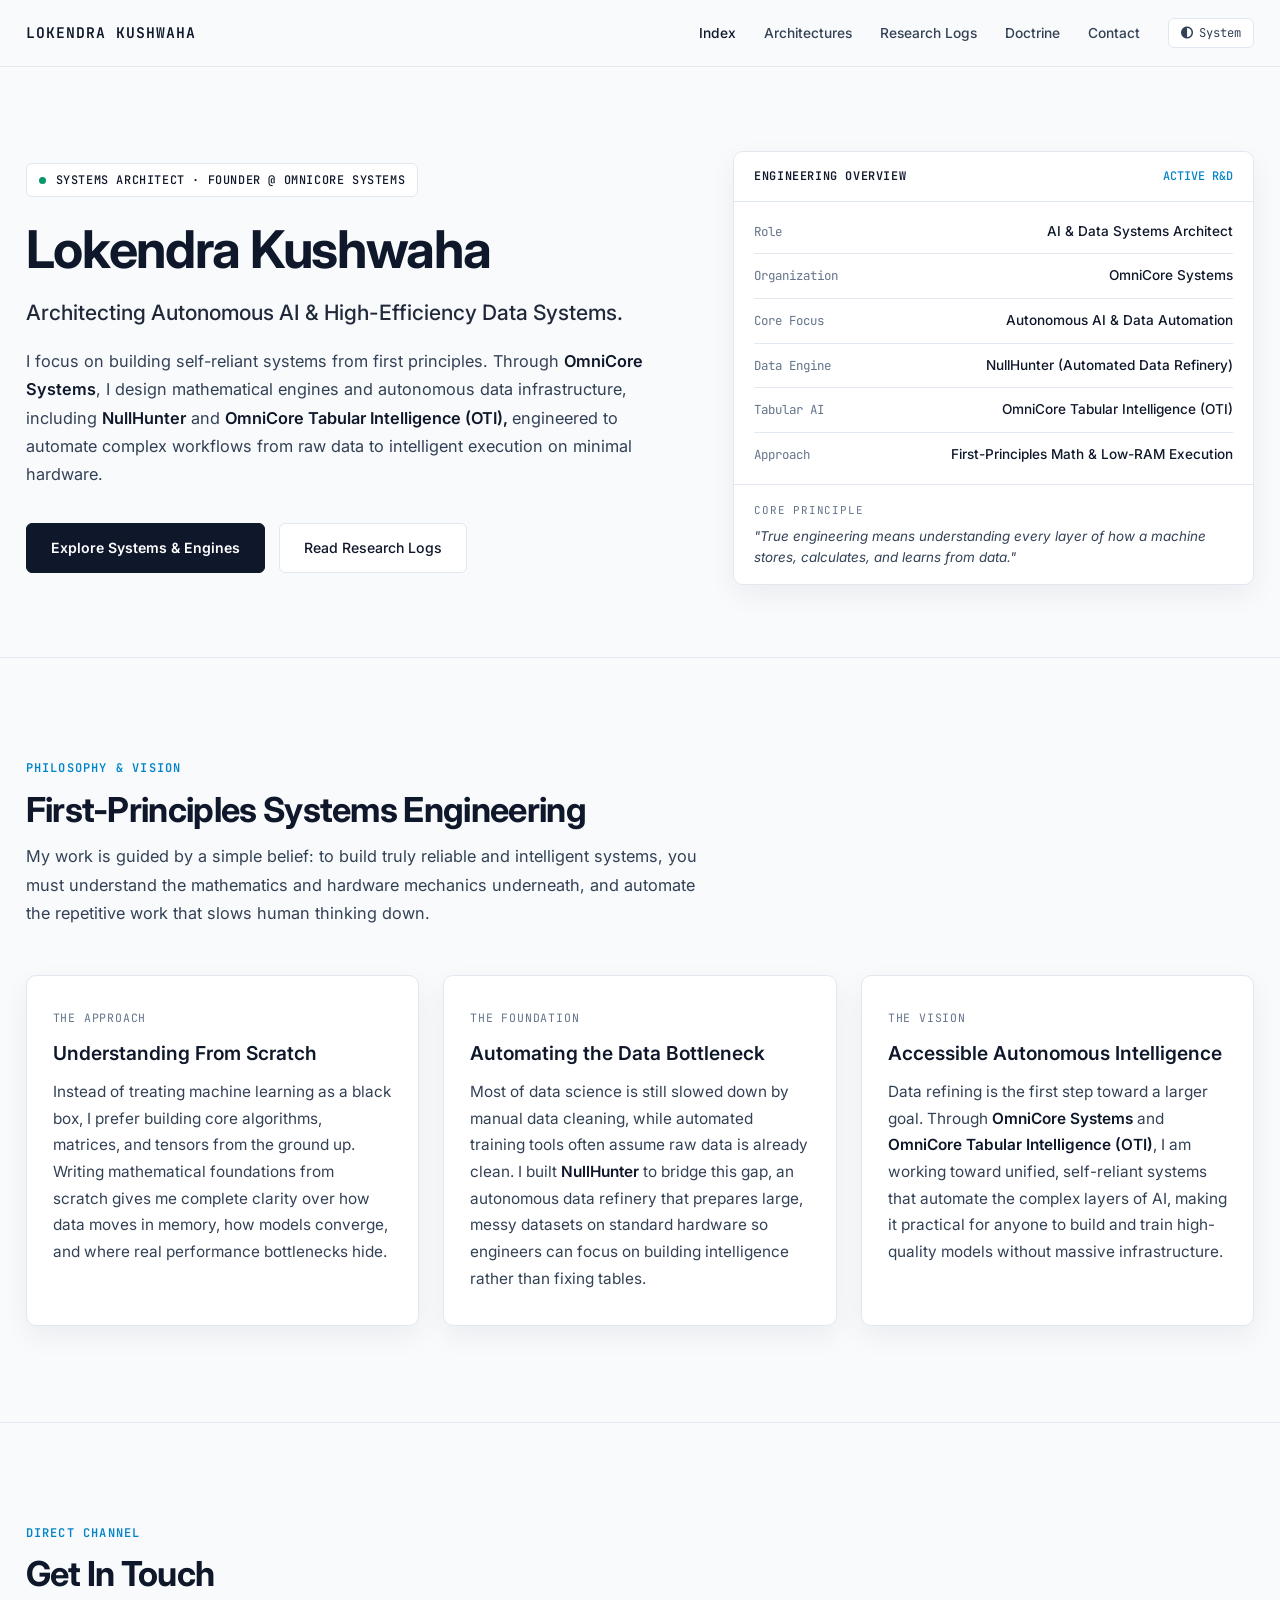
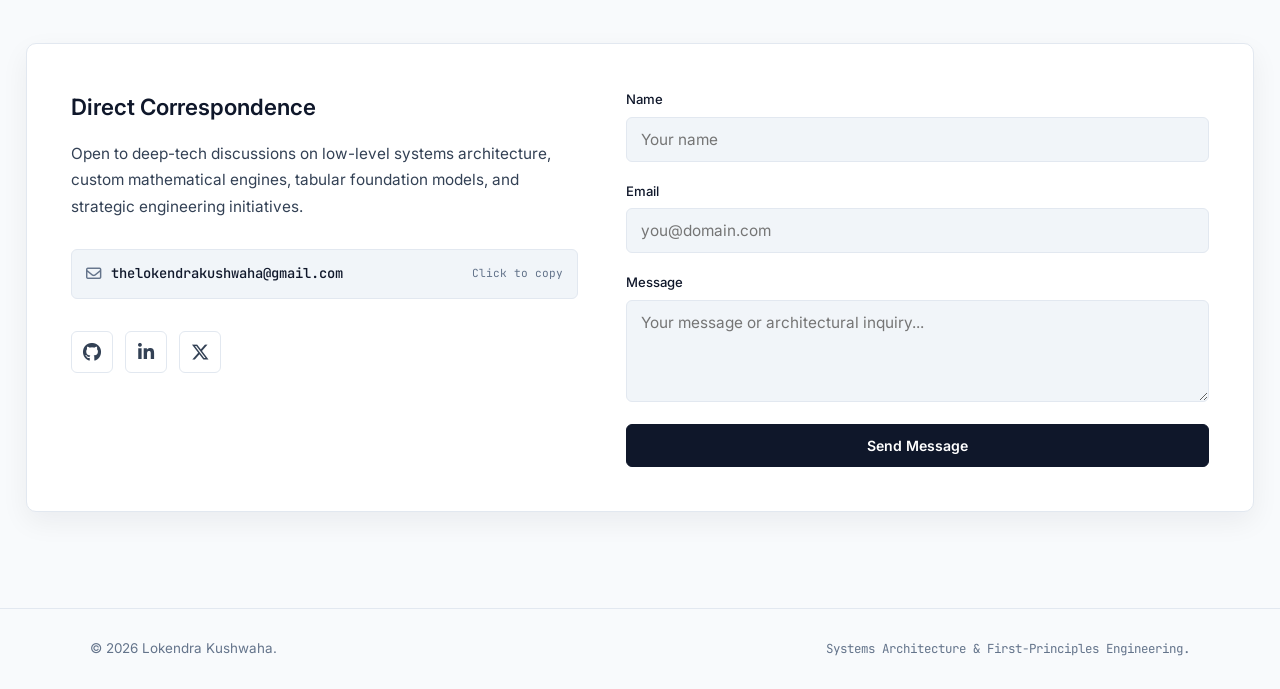
<file: index.html>
<!DOCTYPE html>
<html lang="en">
<head>
    <meta charset="UTF-8">
    <meta name="viewport" content="width=device-width, initial-scale=1.0">
    
    <link rel="icon" type="image/svg+xml" href="favicon.svg?v=1">
    <link rel="shortcut icon" href="favicon.svg?v=1">
    <meta name="application-name" content="Lokendra Kushwaha">
    <meta property="og:site_name" content="Lokendra Kushwaha">

    <script type="application/ld+json" id="lokendra-jsonld-schema">
    { 
        "@context": "https://schema.org",
        "@type": "Person",
        "name": "Lokendra Kushwaha",
        "url": "https://lokendra-kushwaha.web.app/",
        "email": "mailto:thelokendrakushwaha@gmail.com",
        "jobTitle": "Systems Architect & Founder @ OmniCore Systems",
        "worksFor": {
            "@type": "Organization",
            "name": "OmniCore Systems"
        },
        "description": "AI and Data Systems Architect engineering zero-dependency mathematical foundations, C++ memory-mapped execution engines (NullHunter), and OmniCore Tabular Intelligence (OTI) from first principles.",
        "knowsAbout": [
            "Systems Architecture",
            "C++ Memory Architecture (mmap / Zero-IPC)",
            "SIMD Hardware Vectorization",
            "Linear Algebra & Spectral Decomposition",
            "N-Dimensional Tensor Mechanics",
            "OmniCore Tabular Intelligence (OTI)"
        ],
        "sameAs": [
            "https://github.com/lokendra-kushwaha",
            "https://www.linkedin.com/in/the-lokendra-kushwaha/",
            "https://x.com/The__Lokendra__"
        ]
    }
    </script>

    <meta name="description" content="Engineering workspace of Lokendra Kushwaha — Systems Architect and Founder of OmniCore Systems. Designing deterministic mathematical kernels, Zero-IPC C++ data engines (NullHunter), and OmniCore Tabular Intelligence.">
    <meta name="keywords" content="Lokendra Kushwaha, Systems Architect, OmniCore Systems, OmniCore Tabular Intelligence, NullHunter, Zero-IPC Architecture, C++ mmap, SIMD Vectorization, First-Principles AI">
    <meta name="author" content="Lokendra Kushwaha">
    <meta name="robots" content="index, follow">

    <title>Lokendra Kushwaha — Systems Architect</title>
    
    <!-- Social Media Preview Card -->
    <meta property="og:type" content="website">
    <meta property="og:url" content="https://lokendra-kushwaha.web.app/">
    <meta property="og:title" content="Lokendra Kushwaha — Systems Architect">
    <meta property="og:description" content="Engineering deterministic mathematical foundations, Zero-IPC C++ execution engines, and OmniCore Tabular Intelligence from first principles.">
    <meta property="og:image" content="https://lokendra-kushwaha.web.app/assets/preview.png">

    <!-- X (Twitter) Large Preview Card -->
    <meta name="twitter:card" content="summary_large_image">
    <meta name="twitter:title" content="Lokendra Kushwaha — Systems Architect">
    <meta name="twitter:description" content="Engineering deterministic mathematical foundations, Zero-IPC C++ execution engines, and OmniCore Tabular Intelligence from first principles.">
    <meta name="twitter:image" content="https://lokendra-kushwaha.web.app/assets/preview.png">

    <!-- Clean Engineering Typography: Inter (Prose) & JetBrains Mono (Architecture Specs) -->
    <link rel="preconnect" href="https://fonts.googleapis.com">
    <link rel="preconnect" href="https://fonts.gstatic.com" crossorigin>
    <link href="https://fonts.googleapis.com/css2?family=Inter:wght@300;400;500;600;700&family=JetBrains+Mono:wght@400;500;600&display=swap" rel="stylesheet">
    
    <!-- Font Awesome Icons -->
    <link rel="stylesheet" href="https://cdnjs.cloudflare.com/ajax/libs/font-awesome/6.4.2/css/all.min.css">

    <!-- Standard SOP Stylesheet -->
    <link rel="stylesheet" href="style/style.css">
</head>
<body>

    <!-- Top Navigation Bar -->
    <header class="site-header">
        <nav class="nav-box">
            <a href="index.html" class="logo">
                LOKENDRA KUSHWAHA
            </a>
            
            <div class="nav-controls">
                <ul class="menu" id="nav-menu">
                    <li><a href="index.html" class="active">Index</a></li>
                    <li><a href="architectures.html">Architectures</a></li>
                    <li><a href="research.html">Research Logs</a></li>
                    <li><a href="#about">Doctrine</a></li>
                    <li><a href="#contact">Contact</a></li>
                </ul>

                <button type="button" id="theme-toggle-btn" class="theme-toggle-btn" title="Switch System Color Scheme" aria-label="Switch Theme">
                    <i class="fas fa-adjust"></i> <span id="theme-label">System</span>
                </button>

                <button type="button" class="hamburger" id="hamburger-btn" aria-label="Toggle Navigation">
                    <i class="fas fa-bars"></i>
                </button>
            </div>
        </nav>
    </header>

    <main>
        
        <!-- Main Hero Section -->
        <section id="home" class="main-section">
            <!-- Left Column: Grounded Builder Identity -->
            <div class="intro-text">
                <div class="founder-badge">
                    <span class="status-indicator"></span>
                    <span>SYSTEMS ARCHITECT &middot; FOUNDER @ OMNICORE SYSTEMS</span>
                </div>
                
                <h1>Lokendra Kushwaha</h1>
                
                <h2 class="hero-subtitle">
                    Architecting Autonomous AI &amp; High-Efficiency Data Systems.
                </h2>
                
                <p class="hero-description">
                    I focus on building self-reliant systems from first principles. Through <strong>OmniCore Systems</strong>, I design mathematical engines and autonomous data infrastructure, including <strong>NullHunter</strong> and <strong>OmniCore Tabular Intelligence (OTI), </strong>engineered to automate complex workflows from raw data to intelligent execution on minimal hardware.
                </p>

                <div class="hero-actions">
                    <a href="architectures.html" class="action-btn">Explore Systems &amp; Engines</a>
                    <a href="research.html" class="secondary-btn">Read Research Logs</a>
                </div>
            </div>
            
            <!-- Right Column: Clean System Overview Card -->
            <div class="spec-area">
                <div class="spec-card">
                    <div class="spec-card-header">
                        <span class="spec-title">ENGINEERING OVERVIEW</span>
                        <span class="spec-status">ACTIVE R&amp;D</span>
                    </div>

                    <div class="spec-body">
                        <div class="spec-row">
                            <span class="spec-key">Role</span>
                            <span class="spec-val">AI &amp; Data Systems Architect</span>
                        </div>
                        <div class="spec-row">
                            <span class="spec-key">Organization</span>
                            <span class="spec-val">OmniCore Systems</span>
                        </div>
                        <div class="spec-row">
                            <span class="spec-key">Core Focus</span>
                            <span class="spec-val">Autonomous AI &amp; Data Automation</span>
                        </div>
                        <div class="spec-row">
                            <span class="spec-key">Data Engine</span>
                            <span class="spec-val">NullHunter (Automated Data Refinery)</span>
                        </div>
                        <div class="spec-row">
                            <span class="spec-key">Tabular AI</span>
                            <span class="spec-val">OmniCore Tabular Intelligence (OTI)</span>
                        </div>
                        <div class="spec-row">
                            <span class="spec-key">Approach</span>
                            <span class="spec-val">First-Principles Math &amp; Low-RAM Execution</span>
                        </div>
                    </div>

                    <div class="spec-footer">
                        <div class="spec-note">
                            <span class="spec-note-label">CORE PRINCIPLE</span>
                            <p class="spec-note-text">
                                "True engineering means understanding every layer of how a machine stores, calculates, and learns from data."
                            </p>
                        </div>
                    </div>
                </div>
            </div>
        </section>

        <!-- Philosophy & Vision Section (Calm, Grounded & Purpose-Driven) -->
        <section id="about" class="about-section">
            <div class="section-header">
                <span class="section-tag">PHILOSOPHY &amp; VISION</span>
                <h2 class="section-title">First-Principles Systems Engineering</h2>
                <p class="section-lead">
                    My work is guided by a simple belief: to build truly reliable and intelligent systems, you must understand the mathematics and hardware mechanics underneath, and automate the repetitive work that slows human thinking down.
                </p>
            </div>

            <div class="about-container">
                <!-- Box 1: The Engineering Approach -->
                <article class="about-box">
                    <div class="box-meta">THE APPROACH</div>
                    <h3>Understanding From Scratch</h3>
                    <p>
                        Instead of treating machine learning as a black box, I prefer building core algorithms, matrices, and tensors from the ground up. Writing mathematical foundations from scratch gives me complete clarity over how data moves in memory, how models converge, and where real performance bottlenecks hide.
                    </p>
                </article>
                
                <!-- Box 2: The Problem & Foundation -->
                <article class="about-box">
                    <div class="box-meta">THE FOUNDATION</div>
                    <h3>Automating the Data Bottleneck</h3>
                    <p>
                        Most of data science is still slowed down by manual data cleaning, while automated training tools often assume raw data is already clean. I built <strong>NullHunter</strong> to bridge this gap, an autonomous data refinery that prepares large, messy datasets on standard hardware so engineers can focus on building intelligence rather than fixing tables.
                    </p>
                </article>
                
                <!-- Box 3: The Long-Term Vision -->
                <article class="about-box">
                    <div class="box-meta">THE VISION</div>
                    <h3>Accessible Autonomous Intelligence</h3>
                    <p>
                        Data refining is the first step toward a larger goal. Through <strong>OmniCore Systems</strong> and <strong>OmniCore Tabular Intelligence (OTI)</strong>, I am working toward unified, self-reliant systems that automate the complex layers of AI, making it practical for anyone to build and train high-quality models without massive infrastructure.
                    </p>
                </article>
            </div>
        </section>

        <!-- Personal Contact Section -->
        <section id="contact" class="contact-section">
            <div class="section-header">
                <span class="section-tag">DIRECT CHANNEL</span>
                <h2 class="section-title">Get In Touch</h2>
            </div>
            
            <div class="contact-container">
                <!-- Left Side: Direct Info & Social Links -->
                <div class="contact-info">
                    <h3>Direct Correspondence</h3>
                    <p>
                        Open to deep-tech discussions on low-level systems architecture, custom mathematical engines, tabular foundation models, and strategic engineering initiatives.
                    </p>
                    
                    <div class="email-box">
                        <i class="far fa-envelope"></i>
                        <a href="mailto:thelokendrakushwaha@gmail.com" id="copy-email-link" title="Click to copy email address">
                            thelokendrakushwaha@gmail.com
                        </a>
                        <span id="copy-badge" class="copy-badge">Click to copy</span>
                    </div>
                    
                    <div class="social-links">
                        <a href="https://github.com/lokendra-kushwaha" target="_blank" rel="noopener noreferrer" class="social-icon" title="GitHub">
                            <i class="fab fa-github"></i>
                        </a>
                        <a href="https://www.linkedin.com/in/the-lokendra-kushwaha/" target="_blank" rel="noopener noreferrer" class="social-icon" title="LinkedIn">
                            <i class="fab fa-linkedin-in"></i>
                        </a>
                        <a href="https://x.com/The__Lokendra__" target="_blank" rel="noopener noreferrer" class="social-icon" title="X (Twitter)">
                            <i class="fa-brands fa-x-twitter"></i>
                        </a>
                    </div>
                </div>
                
                <!-- Right Side: Clean Contact Form -->
                <div class="contact-form-box">
                    <form action="https://formsubmit.co/thelokendrakushwaha@gmail.com" method="POST" class="contact-form" id="contact-form" novalidate>
                        <div class="input-group">
                            <label for="sender-name" class="input-label">Name</label>
                            <input name="name" id="sender-name" type="text" placeholder="Your name" required>
                        </div>
                        <div class="input-group">
                            <label for="sender-email" class="input-label">Email</label>
                            <input name="email" id="sender-email" type="email" placeholder="you@domain.com" required>
                        </div>
                        <div class="input-group">
                            <label for="sender-message" class="input-label">Message</label>
                            <textarea name="message" id="sender-message" rows="4" placeholder="Your message or architectural inquiry..." required></textarea>
                        </div>
                        <button type="submit" class="action-btn submit-btn" id="submit-btn">Send Message</button>
                        <div id="form-status" class="form-status" aria-live="polite"></div>
                    </form>
                </div>
            </div>
        </section>
    </main>

    <footer class="site-footer">
        <div class="footer-inner">
            <span>&copy; 2026 Lokendra Kushwaha.</span>
            <span class="footer-meta">Systems Architecture &amp; First-Principles Engineering.</span>
        </div>
    </footer>

    <!-- Standard SOP Script -->
    <script src="script/script.js"></script>
</body>
</html>
</file>
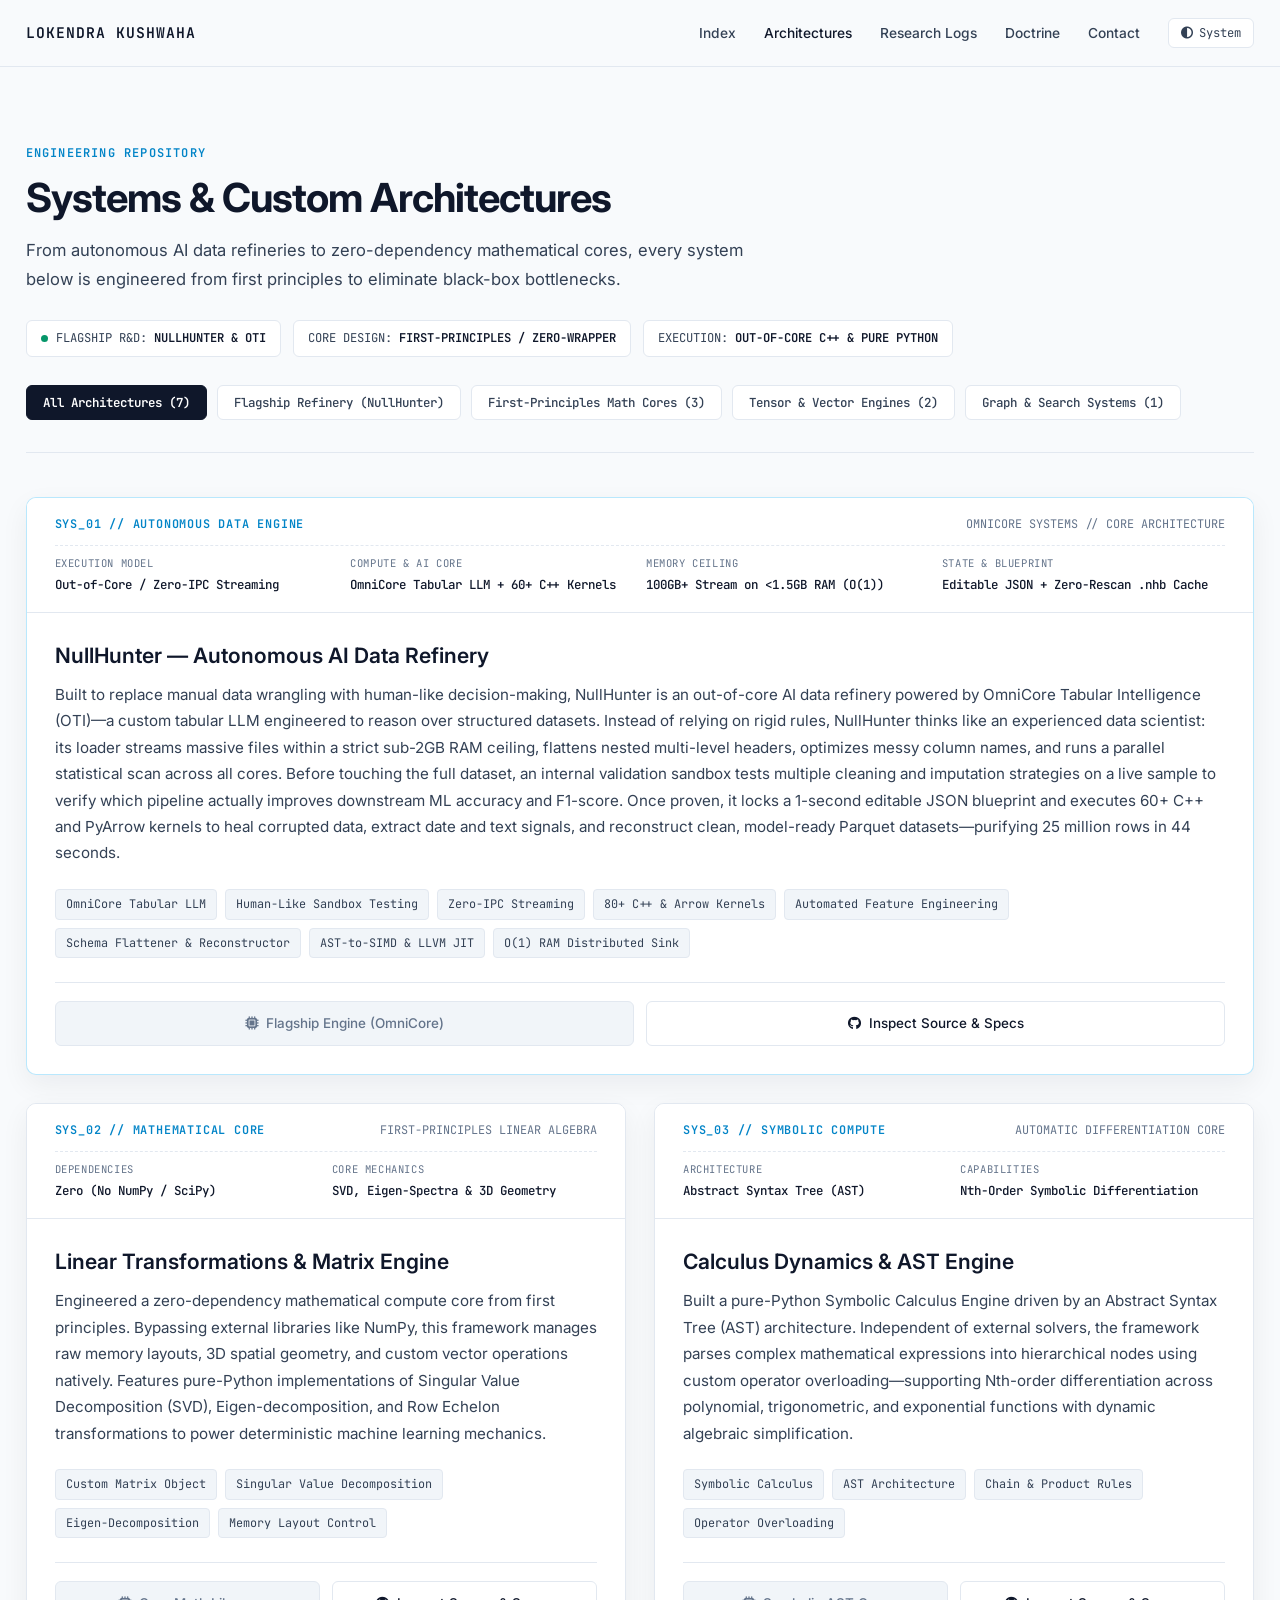
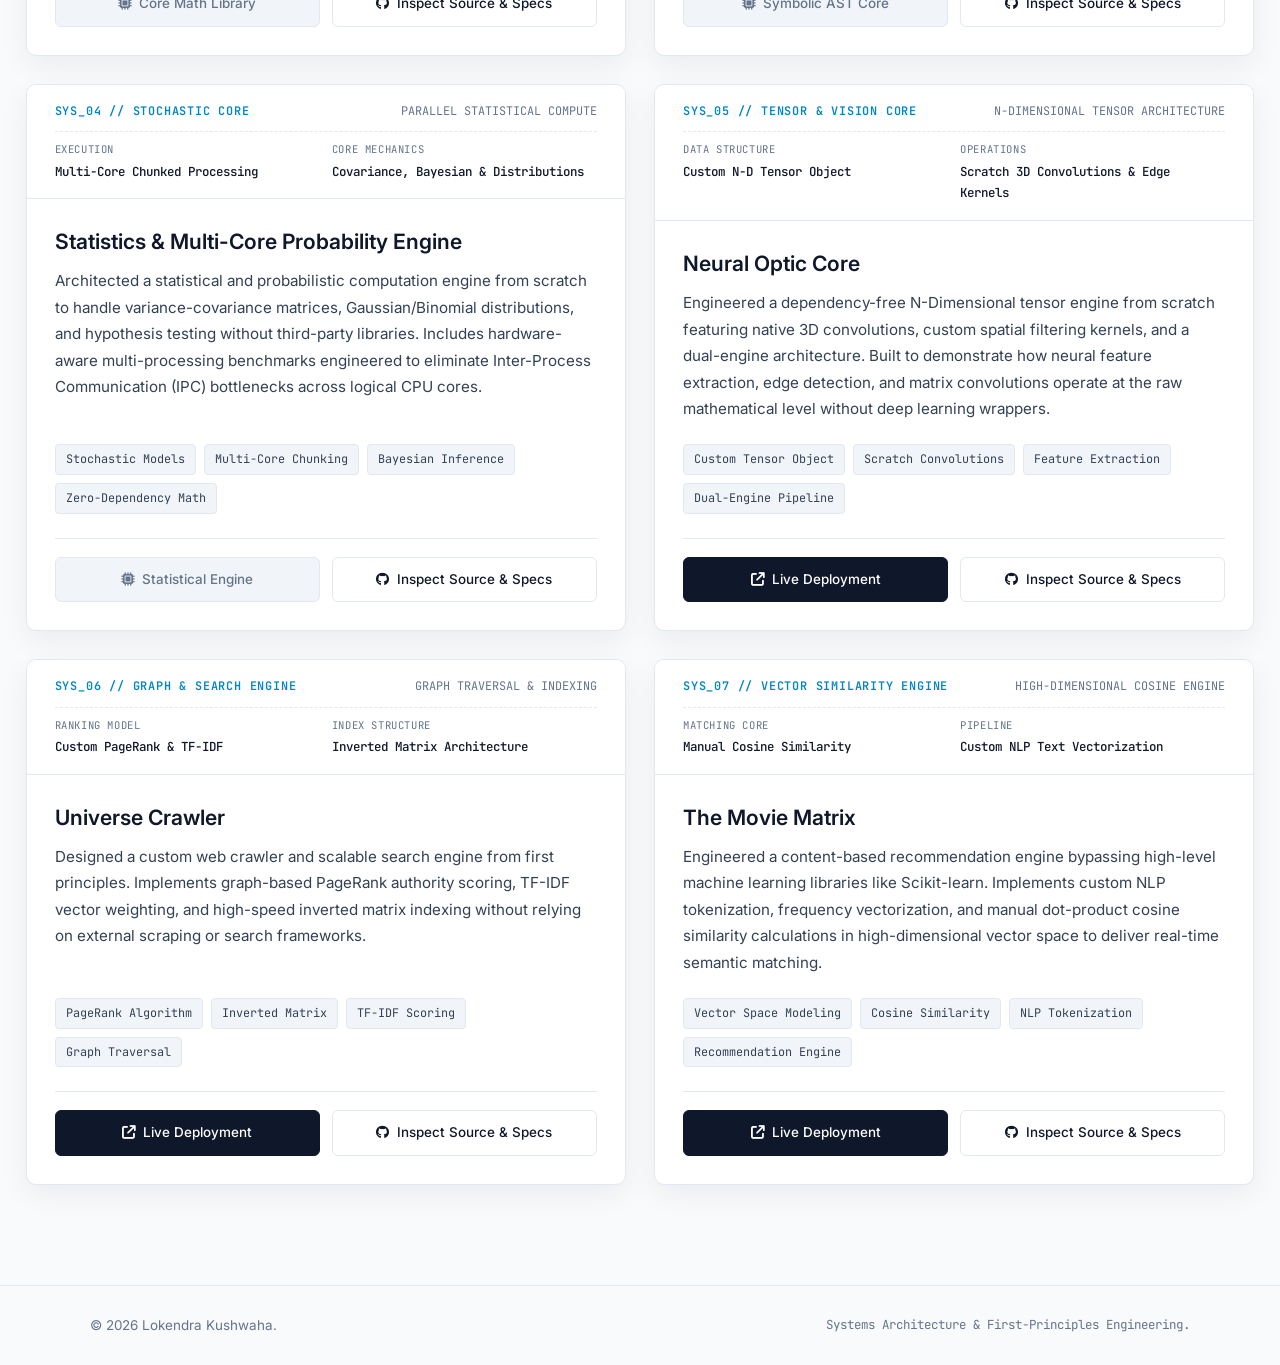
<file: architectures.html>
<!DOCTYPE html>
<html lang="en">
<head>
    <meta charset="UTF-8">
    <meta name="viewport" content="width=device-width, initial-scale=1.0">
    
    <link rel="icon" type="image/svg+xml" href="favicon.svg?v=1">
    <link rel="shortcut icon" href="favicon.svg?v=1">
    <meta name="application-name" content="Lokendra Kushwaha">
    <meta property="og:site_name" content="Lokendra Kushwaha">

    <script type="application/ld+json">
    { 
        "@context": "https://schema.org",
        "@type": "CollectionPage",
        "name": "Systems & Architectures — Lokendra Kushwaha",
        "url": "https://lokendra-kushwaha.web.app/architectures.html",
        "description": "Engineering repository of autonomous AI data refineries (NullHunter), zero-dependency mathematical cores, N-dimensional tensor engines, and algorithmic architectures built from first principles by Lokendra Kushwaha."
    }
    </script>

    <meta name="description" content="Systems and architectures engineered by Lokendra Kushwaha — featuring NullHunter (AI Automated Data Refinery), zero-dependency linear algebra and calculus cores, custom N-dimensional tensors, and algorithmic search engines.">
    <meta name="keywords" content="Lokendra Kushwaha, OmniCore Systems, NullHunter, Custom Math Engine, N-Dimensional Tensor, Symbolic Calculus AST, Zero-Dependency AI, Systems Architecture">
    <meta name="author" content="Lokendra Kushwaha">
    <meta name="robots" content="index, follow">

    <!-- Social Media Preview Card -->
    <meta property="og:type" content="website">
    <meta property="og:url" content="https://lokendra-kushwaha.web.app/architectures.html">
    <meta property="og:title" content="Systems & Architectures — Lokendra Kushwaha">
    <meta property="og:description" content="Autonomous data refineries, zero-dependency mathematical engines, and core AI architectures engineered from first principles.">
    <meta property="og:image" content="https://lokendra-kushwaha.web.app/assets/preview.png">

    <!-- X (Twitter) Large Preview Card -->
    <meta name="twitter:card" content="summary_large_image">
    <meta name="twitter:title" content="Systems & Architectures — Lokendra Kushwaha">
    <meta name="twitter:description" content="Autonomous data refineries, zero-dependency mathematical engines, and core AI architectures engineered from first principles.">
    <meta name="twitter:image" content="https://lokendra-kushwaha.web.app/assets/preview.png">
    
    <title>Systems &amp; Architectures — Lokendra Kushwaha</title>
    
    <!-- Clean Engineering Typography: Inter & JetBrains Mono -->
    <link rel="preconnect" href="https://fonts.googleapis.com">
    <link rel="preconnect" href="https://fonts.gstatic.com" crossorigin>
    <link href="https://fonts.googleapis.com/css2?family=Inter:wght@300;400;500;600;700&family=JetBrains+Mono:wght@400;500;600&display=swap" rel="stylesheet">
    
    <!-- Font Awesome Icons -->
    <link rel="stylesheet" href="https://cdnjs.cloudflare.com/ajax/libs/font-awesome/6.4.2/css/all.min.css">
    
    <!-- Master & Page-Specific SOP Stylesheets -->
    <link rel="stylesheet" href="style/style.css">
    <link rel="stylesheet" href="style/architectures.css">
</head>
<body>

    <!-- Top Navigation Bar (100% Synced with index.html) -->
    <header class="site-header">
        <nav class="nav-box">
            <a href="index.html" class="logo">
                LOKENDRA KUSHWAHA
            </a>
            
            <div class="nav-controls">
                <ul class="menu" id="nav-menu">
                    <li><a href="index.html">Index</a></li>
                    <li><a href="architectures.html" class="active">Architectures</a></li>
                    <li><a href="research.html">Research Logs</a></li>
                    <li><a href="index.html#about">Doctrine</a></li>
                    <li><a href="index.html#contact">Contact</a></li>
                </ul>

                <button type="button" id="theme-toggle-btn" class="theme-toggle-btn" title="Switch System Color Scheme" aria-label="Switch Theme">
                    <i class="fas fa-adjust"></i> <span id="theme-label">System</span>
                </button>

                <button type="button" class="hamburger" id="hamburger-btn" aria-label="Toggle Navigation">
                    <i class="fas fa-bars"></i>
                </button>
            </div>
        </nav>
    </header>

    <main>
        <section class="projects-section">
            <!-- Page Header -->
            <div class="arch-header">
                <span class="section-tag">ENGINEERING REPOSITORY</span>
                <h1 class="arch-main-title">Systems &amp; Custom Architectures</h1>
                <p class="arch-subtitle">
                    From autonomous AI data refineries to zero-dependency mathematical cores, every system below is engineered from first principles to eliminate black-box bottlenecks.
                </p>

                <!-- Clean System Metrics Bar (Replaced old 'Telemetry Bar') -->
                <div class="arch-metrics-bar">
                    <div class="arch-metric-pill">
                        <span class="metric-dot"></span>
                        <span>FLAGSHIP R&amp;D: <strong>NULLHUNTER &amp; OTI</strong></span>
                    </div>
                    <div class="arch-metric-pill">
                        <span>CORE DESIGN: <strong>FIRST-PRINCIPLES / ZERO-WRAPPER</strong></span>
                    </div>
                    <div class="arch-metric-pill">
                        <span>EXECUTION: <strong>OUT-OF-CORE C++ &amp; PURE PYTHON</strong></span>
                    </div>
                </div>

                <!-- Category Filter Bar -->
                <div id="arch-filter-bar" class="arch-filter-bar" role="tablist" aria-label="Filter Architectures"></div>
            </div>
            
            <!-- JS Renders Architecture Cards Here -->
            <div id="projects-container" class="projects-grid"></div>
        </section>
    </main>

    <footer class="site-footer">
        <div class="footer-inner">
            <span>&copy; 2026 Lokendra Kushwaha.</span>
            <span class="footer-meta">Systems Architecture &amp; First-Principles Engineering.</span>
        </div>
    </footer>

    <!-- Master & Page-Specific SOP Scripts -->
    <script src="script/script.js"></script>
    <script src="script/architectures.js"></script>
</body>
</html>
</file>
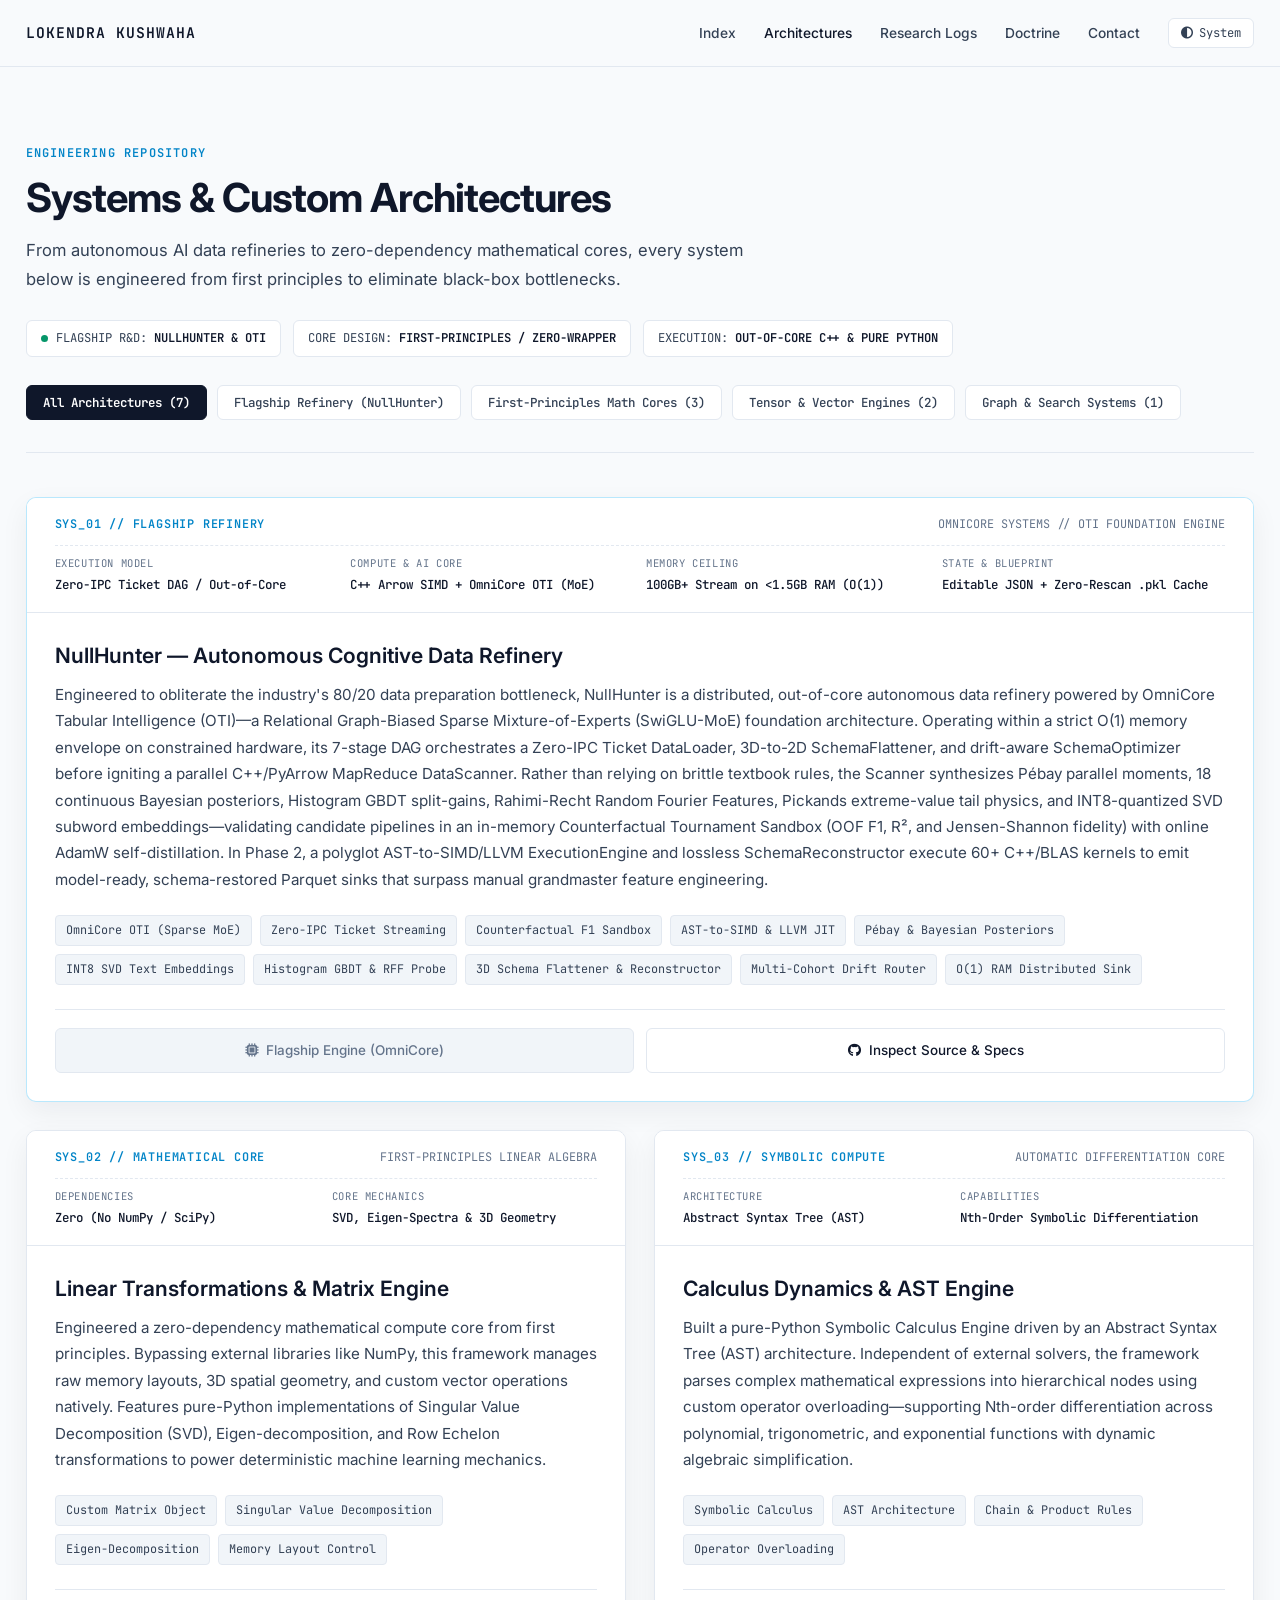
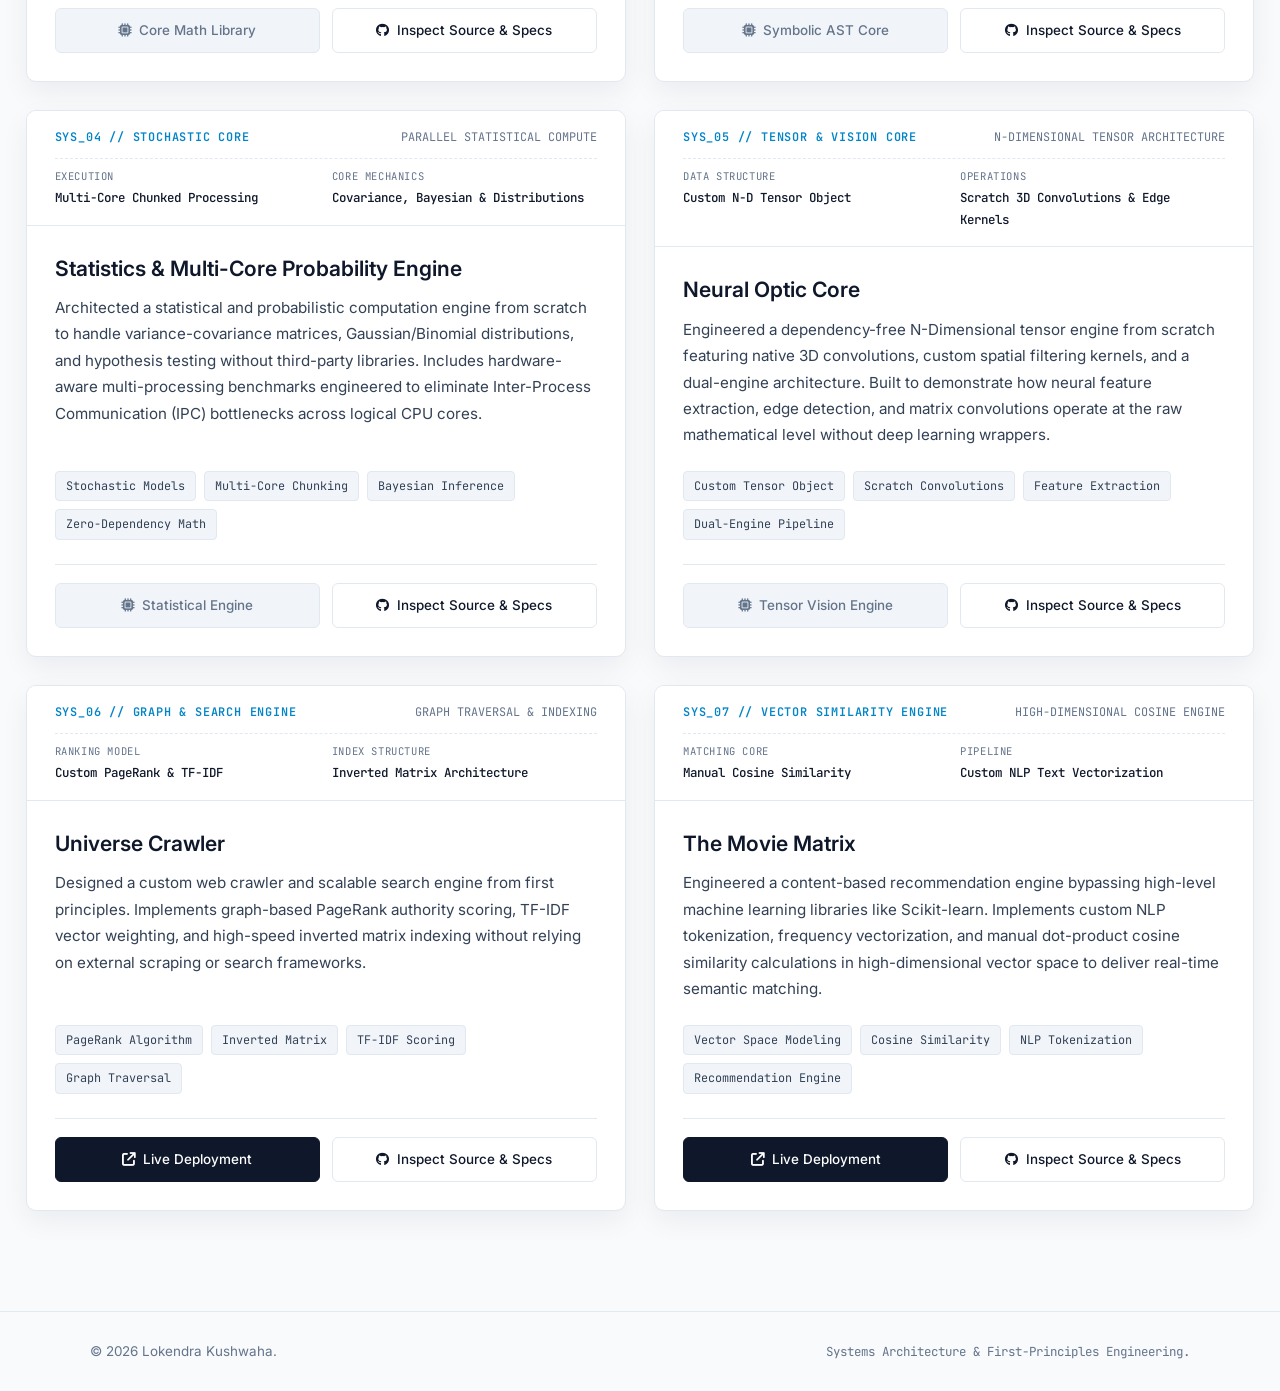
<file: projects.html>
<!DOCTYPE html>
<html lang="en">
<head>
    <meta charset="UTF-8">
    <meta name="viewport" content="width=device-width, initial-scale=1.0">
    
    <link rel="icon" type="image/svg+xml" href="/favicon.svg">
    <link rel="shortcut icon" href="/favicon.svg">
    <meta name="application-name" content="Lokendra Kushwaha">
    <meta property="og:site_name" content="Lokendra Kushwaha">

    <script type="application/ld+json">
    { 
        "@context": "https://schema.org",
        "@type": "CollectionPage",
        "name": "Systems & Architectures — Lokendra Kushwaha",
        "url": "https://lokendra-kushwaha.web.app/projects.html",
        "description": "Engineering repository of autonomous AI data refineries (NullHunter), zero-dependency mathematical cores, N-dimensional tensor engines, and algorithmic architectures built from first principles by Lokendra Kushwaha."
    }
    </script>

    <meta name="description" content="Systems and architectures engineered by Lokendra Kushwaha — featuring NullHunter (AI Automated Data Refinery), zero-dependency linear algebra and calculus cores, custom N-dimensional tensors, and algorithmic search engines.">
    <meta name="keywords" content="Lokendra Kushwaha, OmniCore Systems, NullHunter, Custom Math Engine, N-Dimensional Tensor, Symbolic Calculus AST, Zero-Dependency AI, Systems Architecture">
    <meta name="author" content="Lokendra Kushwaha">
    <meta name="robots" content="index, follow">

    <!-- Social Media Preview Card -->
    <meta property="og:type" content="website">
    <meta property="og:url" content="https://lokendra-kushwaha.web.app/projects.html">
    <meta property="og:title" content="Systems & Architectures — Lokendra Kushwaha">
    <meta property="og:description" content="Autonomous data refineries, zero-dependency mathematical engines, and core AI architectures engineered from first principles.">
    <meta property="og:image" content="https://lokendra-kushwaha.web.app/assets/preview.png">

    <!-- X (Twitter) Large Preview Card -->
    <meta name="twitter:card" content="summary_large_image">
    <meta name="twitter:title" content="Systems & Architectures — Lokendra Kushwaha">
    <meta name="twitter:description" content="Autonomous data refineries, zero-dependency mathematical engines, and core AI architectures engineered from first principles.">
    <meta name="twitter:image" content="https://lokendra-kushwaha.web.app/assets/preview.png">
    
    <title>Systems &amp; Architectures — Lokendra Kushwaha</title>
    
    <!-- Clean Engineering Typography: Inter & JetBrains Mono -->
    <link rel="preconnect" href="https://fonts.googleapis.com">
    <link rel="preconnect" href="https://fonts.gstatic.com" crossorigin>
    <link href="https://fonts.googleapis.com/css2?family=Inter:wght@300;400;500;600;700&family=JetBrains+Mono:wght@400;500;600&display=swap" rel="stylesheet">
    
    <!-- Font Awesome Icons -->
    <link rel="stylesheet" href="https://cdnjs.cloudflare.com/ajax/libs/font-awesome/6.4.2/css/all.min.css">
    
    <!-- Master & Page-Specific SOP Stylesheets -->
    <link rel="stylesheet" href="style/style.css">
    <link rel="stylesheet" href="style/projects.css">
</head>
<body>

    <!-- Top Navigation Bar (100% Synced with index.html) -->
    <header class="site-header">
        <nav class="nav-box">
            <a href="index.html" class="logo">
                LOKENDRA KUSHWAHA
            </a>
            
            <div class="nav-controls">
                <ul class="menu" id="nav-menu">
                    <li><a href="index.html">Index</a></li>
                    <li><a href="projects.html" class="active">Architectures</a></li>
                    <li><a href="research.html">Research Logs</a></li>
                    <li><a href="index.html#about">Doctrine</a></li>
                    <li><a href="index.html#contact">Contact</a></li>
                </ul>

                <button type="button" id="theme-toggle-btn" class="theme-toggle-btn" title="Switch System Color Scheme" aria-label="Switch Theme">
                    <i class="fas fa-adjust"></i> <span id="theme-label">System</span>
                </button>

                <button type="button" class="hamburger" id="hamburger-btn" aria-label="Toggle Navigation">
                    <i class="fas fa-bars"></i>
                </button>
            </div>
        </nav>
    </header>

    <main>
        <section class="projects-section">
            <!-- Page Header -->
            <div class="arch-header">
                <span class="section-tag">ENGINEERING REPOSITORY</span>
                <h1 class="arch-main-title">Systems &amp; Custom Architectures</h1>
                <p class="arch-subtitle">
                    From autonomous AI data refineries to zero-dependency mathematical cores, every system below is engineered from first principles to eliminate black-box bottlenecks.
                </p>

                <!-- Clean System Metrics Bar (Replaced old 'Telemetry Bar') -->
                <div class="arch-metrics-bar">
                    <div class="arch-metric-pill">
                        <span class="metric-dot"></span>
                        <span>FLAGSHIP R&amp;D: <strong>NULLHUNTER &amp; OTI</strong></span>
                    </div>
                    <div class="arch-metric-pill">
                        <span>CORE DESIGN: <strong>FIRST-PRINCIPLES / ZERO-WRAPPER</strong></span>
                    </div>
                    <div class="arch-metric-pill">
                        <span>EXECUTION: <strong>OUT-OF-CORE C++ &amp; PURE PYTHON</strong></span>
                    </div>
                </div>

                <!-- Category Filter Bar -->
                <div id="arch-filter-bar" class="arch-filter-bar" role="tablist" aria-label="Filter Architectures"></div>
            </div>
            
            <!-- JS Renders Architecture Cards Here -->
            <div id="projects-container" class="projects-grid"></div>
        </section>
    </main>

    <footer class="site-footer">
        <div class="footer-inner">
            <span>&copy; 2026 Lokendra Kushwaha.</span>
            <span class="footer-meta">Systems Architecture &amp; First-Principles Engineering.</span>
        </div>
    </footer>

    <!-- Master & Page-Specific SOP Scripts -->
    <script src="script/script.js"></script>
    <script src="script/projects.js"></script>
</body>
</html>
</file>
<file: style/style.css>
/* =========================================================
   LOKENDRA KUSHWAHA // ARCHITECTURAL DESIGN SYSTEM (SOP)
   =========================================================*/

:root {
    /* 1. Typography Families (Eye-Friendly & High-Legibility) */
    --font-sans: 'Inter', -apple-system, BlinkMacSystemFont, 'Segoe UI', Roboto, sans-serif;
    --font-mono: 'JetBrains Mono', 'SFMono-Regular', Consolas, monospace;

    /* 2. Precision Font Size Scale (Modify here to tune sizes) */
    --fs-nav-logo: 0.92rem;
    --fs-nav-link: 0.86rem;
    --fs-badge: 0.74rem;
    --fs-hero-title: 3.25rem;      /* Main H1 Name */
    --fs-hero-subtitle: 1.32rem;   /* Hero H2 Subtitle */
    --fs-hero-body: 1.02rem;       /* Hero Paragraph */
    --fs-section-title: 2.15rem;   /* Section H2 Headings */
    --fs-card-title: 1.2rem;       /* Doctrine Card H3 Headings */
    --fs-body: 0.96rem;            /* Standard Card & Form Text */
    --fs-mono-sm: 0.78rem;         /* Spec Card Labels */
    --fs-btn: 0.88rem;             /* Buttons */

    /* 3. Line Heights & Layout Spacing */
    --lh-tight: 1.2;
    --lh-heading: 1.38;
    --lh-relaxed: 1.74;            /* Comfortable reading line-height */
    --max-width: 1350px;
    --section-padding: 96px 5%;
    --radius-sm: 6px;
    --radius-md: 10px;

    /* 4. Default Dark Theme (Soft Obsidian Slate - Zero Eye Strain) */
    --bg-primary: #0b0d10;
    --bg-elevated: #12161b;
    --bg-card: #151a21;
    --bg-input: #0e1217;
    --text-primary: #f0f4f8;
    --text-secondary: #9fb3c8;
    --text-muted: #627d98;
    --border-subtle: #242b35;
    --border-hover: #3e4c59;
    --accent-primary: #e2e8f0;
    --accent-blue: #38bdf8;
    --status-green: #10b981;
    --btn-bg: #f0f4f8;
    --btn-text: #0b0d10;
    --shadow-card: 0 12px 32px rgba(0, 0, 0, 0.35);
}

/* Light Theme Override (Architectural Paper Slate) */
[data-theme="light"] {
    --bg-primary: #f8fafc;
    --bg-elevated: #ffffff;
    --bg-card: #ffffff;
    --bg-input: #f1f5f9;
    --text-primary: #0f172a;
    --text-secondary: #334155;
    --text-muted: #64748b;
    --border-subtle: #e2e8f0;
    --border-hover: #cbd5e1;
    --accent-primary: #0f172a;
    --accent-blue: #0284c7;
    --status-green: #059669;
    --btn-bg: #0f172a;
    --btn-text: #ffffff;
    --shadow-card: 0 10px 28px rgba(15, 23, 42, 0.06);
}

/* =========================================
   BASE RESET & GLOBAL READABILITY
========================================= */
* {
    margin: 0;
    padding: 0;
    box-sizing: border-box;
}

html {
    scroll-behavior: smooth;
    -webkit-font-smoothing: antialiased;
    -moz-osx-font-smoothing: grayscale;
}

body {
    background-color: var(--bg-primary);
    color: var(--text-secondary);
    font-family: var(--font-sans);
    font-size: var(--fs-body);
    line-height: var(--lh-relaxed);
    transition: background-color 0.25s ease, color 0.25s ease;
    overflow-x: hidden;
}

::selection {
    background: var(--accent-blue);
    color: #0b0d10;
}

code {
    font-family: var(--font-mono);
    font-size: 0.88em;
    color: var(--text-primary);
    background: rgba(148, 163, 184, 0.12);
    padding: 2px 6px;
    border-radius: 4px;
}

strong {
    color: var(--text-primary);
    font-weight: 600;
}

/* =========================================
   NAVIGATION BAR
========================================= */
.site-header {
    position: sticky;
    top: 0;
    z-index: 1000;
    background: var(--bg-primary);
    border-bottom: 1px solid var(--border-subtle);
    backdrop-filter: blur(12px);
}

.nav-box {
    max-width: var(--max-width);
    width: 100%;
    margin: 0 auto;
    padding: 18px 2%;
    display: flex;
    justify-content: space-between;
    align-items: center;
}

.logo {
    text-decoration: none;
    font-family: var(--font-mono);
    font-size: var(--fs-nav-logo);
    font-weight: 600;
    color: var(--text-primary);
    letter-spacing: 1px;
}

.nav-controls {
    display: flex;
    align-items: center;
    gap: 28px;
}

.menu {
    list-style: none;
    display: flex;
    gap: 28px;
}

.menu a {
    text-decoration: none;
    color: var(--text-secondary);
    font-size: var(--fs-nav-link);
    font-weight: 500;
    transition: color 0.2s ease;
}

.menu a:hover,
.menu a.active {
    color: var(--text-primary);
}

.theme-toggle-btn {
    background: var(--bg-card);
    color: var(--text-secondary);
    border: 1px solid var(--border-subtle);
    padding: 6px 12px;
    border-radius: var(--radius-sm);
    font-family: var(--font-mono);
    font-size: 0.76rem;
    cursor: pointer;
    display: inline-flex;
    align-items: center;
    gap: 6px;
    transition: all 0.2s ease;
}

.theme-toggle-btn:hover {
    color: var(--text-primary);
    border-color: var(--border-hover);
}

.hamburger {
    display: none;
    background: transparent;
    border: none;
    color: var(--text-primary);
    font-size: 1.25rem;
    cursor: pointer;
}

/* =========================================
   HERO SECTION & ARCHITECTURAL DOSSIER CARD
========================================= */
.main-section {
    max-width: var(--max-width);
    margin: 0 auto;
    padding: 84px 2% 72px;
    display: grid;
    grid-template-columns: 1.25fr 1fr;
    gap: 56px;
    align-items: center;
}

.founder-badge {
    display: inline-flex;
    align-items: center;
    gap: 10px;
    padding: 6px 12px;
    margin-bottom: 22px;
    background: var(--bg-card);
    border: 1px solid var(--border-subtle);
    border-radius: var(--radius-sm);
    font-family: var(--font-mono);
    font-size: var(--fs-badge);
    font-weight: 500;
    color: var(--text-primary);
    letter-spacing: 0.6px;
}

.status-indicator {
    width: 7px;
    height: 7px;
    border-radius: 50%;
    background-color: var(--status-green);
}

.intro-text h1 {
    font-size: var(--fs-hero-title);
    font-weight: 700;
    color: var(--text-primary);
    line-height: var(--lh-tight);
    letter-spacing: -0.025em;
    margin-bottom: 16px;
}

.hero-subtitle {
    font-size: var(--fs-hero-subtitle);
    font-weight: 500;
    color: var(--text-primary);
    line-height: var(--lh-heading);
    margin-bottom: 20px;
    opacity: 0.92;
}

.hero-description {
    font-size: var(--fs-hero-body);
    color: var(--text-secondary);
    line-height: var(--lh-relaxed);
    margin-bottom: 34px;
    max-width: 620px;
}

.hero-actions {
    display: flex;
    flex-wrap: wrap;
    gap: 14px;
}

.action-btn {
    text-decoration: none;
    background-color: var(--btn-bg);
    color: var(--btn-text);
    padding: 12px 24px;
    border-radius: var(--radius-sm);
    font-family: var(--font-sans);
    font-size: var(--fs-btn);
    font-weight: 600;
    border: 1px solid var(--btn-bg);
    transition: all 0.2s ease;
    display: inline-flex;
    align-items: center;
    justify-content: center;
    cursor: pointer;
}

.action-btn:hover {
    opacity: 0.9;
    transform: translateY(-1px);
}

.secondary-btn {
    text-decoration: none;
    background-color: var(--bg-card);
    color: var(--text-primary);
    padding: 12px 24px;
    border-radius: var(--radius-sm);
    font-family: var(--font-sans);
    font-size: var(--fs-btn);
    font-weight: 500;
    border: 1px solid var(--border-subtle);
    transition: all 0.2s ease;
    display: inline-flex;
    align-items: center;
    justify-content: center;
}

.secondary-btn:hover {
    border-color: var(--border-hover);
    background-color: var(--bg-elevated);
}

/* Right Side: Architectural Dossier Card */
.spec-card {
    background: var(--bg-card);
    border: 1px solid var(--border-subtle);
    border-radius: var(--radius-md);
    box-shadow: var(--shadow-card);
    overflow: hidden;
}

.spec-card-header {
    padding: 14px 20px;
    background: var(--bg-elevated);
    border-bottom: 1px solid var(--border-subtle);
    display: flex;
    justify-content: space-between;
    align-items: center;
    font-family: var(--font-mono);
    font-size: 0.74rem;
}

.spec-title {
    color: var(--text-primary);
    font-weight: 600;
    letter-spacing: 0.6px;
}

.spec-status {
    color: var(--accent-blue);
    font-weight: 500;
}

.spec-body {
    padding: 8px 20px;
}

.spec-row {
    display: flex;
    justify-content: space-between;
    align-items: baseline;
    gap: 16px;
    padding: 10px 0;
    border-bottom: 1px solid var(--border-subtle);
    font-size: 0.85rem;
}

.spec-row:last-child {
    border-bottom: none;
}

.spec-key {
    color: var(--text-muted);
    font-family: var(--font-mono);
    font-size: var(--fs-mono-sm);
    flex-shrink: 0;
}

.spec-val {
    color: var(--text-primary);
    font-weight: 500;
    text-align: right;
}

.spec-footer {
    padding: 16px 20px;
    background: var(--bg-elevated);
    border-top: 1px solid var(--border-subtle);
}

.spec-note-label {
    display: block;
    font-family: var(--font-mono);
    font-size: 0.68rem;
    color: var(--text-muted);
    letter-spacing: 0.8px;
    margin-bottom: 6px;
}

.spec-note-text {
    font-size: 0.84rem;
    color: var(--text-secondary);
    font-style: italic;
    line-height: 1.55;
}

/* =========================================
   ARCHITECTURAL DOCTRINE SECTION
========================================= */
.about-section {
    max-width: var(--max-width);
    margin: 0 auto;
    padding: 96px 2%;
    border-top: 1px solid var(--border-subtle);
}

.section-header {
    margin-bottom: 48px;
}

.section-tag {
    display: inline-block;
    font-family: var(--font-mono);
    font-size: 0.75rem;
    font-weight: 600;
    color: var(--accent-blue);
    letter-spacing: 1.2px;
    margin-bottom: 10px;
}

.section-title {
    font-size: var(--fs-section-title);
    font-weight: 700;
    color: var(--text-primary);
    letter-spacing: -0.02em;
    line-height: var(--lh-tight);
    margin-bottom: 12px;
}

.section-lead {
    font-size: 1.02rem;
    color: var(--text-secondary);
    max-width: 680px;
}

.about-container {
    display: grid;
    grid-template-columns: repeat(3, 1fr);
    gap: 24px;
}

.about-box {
    background: var(--bg-card);
    border: 1px solid var(--border-subtle);
    border-radius: var(--radius-md);
    padding: 32px 26px;
    transition: border-color 0.2s ease, transform 0.2s ease;
    box-shadow: var(--shadow-card);
}

.about-box:hover {
    border-color: var(--border-hover);
    transform: translateY(-2px);
}

.box-meta {
    font-family: var(--font-mono);
    font-size: 0.72rem;
    color: var(--text-muted);
    letter-spacing: 0.8px;
    margin-bottom: 12px;
}

.about-box h3 {
    font-size: var(--fs-card-title);
    font-weight: 600;
    color: var(--text-primary);
    margin-bottom: 12px;
    line-height: var(--lh-heading);
}

.about-box p {
    color: var(--text-secondary);
    font-size: var(--fs-body);
    line-height: var(--lh-relaxed);
}

/* =========================================
   CONTACT SECTION
========================================= */
.contact-section {
    max-width: var(--max-width);
    margin: 0 auto;
    padding: 96px 2%;
    border-top: 1px solid var(--border-subtle);
}

.contact-container {
    display: grid;
    grid-template-columns: 1fr 1.15fr;
    gap: 48px;
    background: var(--bg-card);
    border: 1px solid var(--border-subtle);
    border-radius: var(--radius-md);
    padding: 44px;
    box-shadow: var(--shadow-card);
}

.contact-info h3 {
    font-size: 1.4rem;
    font-weight: 600;
    color: var(--text-primary);
    margin-bottom: 14px;
}

.contact-info p {
    color: var(--text-secondary);
    font-size: var(--fs-body);
    line-height: var(--lh-relaxed);
    margin-bottom: 28px;
}

.email-box {
    display: flex;
    align-items: center;
    flex-wrap: wrap;
    gap: 10px;
    margin-bottom: 32px;
    padding: 12px 14px;
    background: var(--bg-input);
    border: 1px solid var(--border-subtle);
    border-radius: var(--radius-sm);
}

.email-box i {
    color: var(--text-muted);
}

.email-box a {
    color: var(--text-primary);
    text-decoration: none;
    font-family: var(--font-mono);
    font-size: 0.86rem;
    font-weight: 500;
}

.copy-badge {
    margin-left: auto;
    font-family: var(--font-mono);
    font-size: 0.7rem;
    color: var(--text-muted);
}

.social-links {
    display: flex;
    gap: 12px;
}

.social-icon {
    display: flex;
    justify-content: center;
    align-items: center;
    width: 42px;
    height: 42px;
    border-radius: var(--radius-sm);
    background: var(--bg-elevated);
    color: var(--text-secondary);
    font-size: 1.15rem;
    text-decoration: none;
    border: 1px solid var(--border-subtle);
    transition: all 0.2s ease;
}

.social-icon:hover {
    color: var(--text-primary);
    border-color: var(--border-hover);
    transform: translateY(-2px);
}

.contact-form {
    display: flex;
    flex-direction: column;
    gap: 18px;
}

.input-group {
    display: flex;
    flex-direction: column;
    gap: 6px;
}

.input-label {
    font-size: 0.82rem;
    font-weight: 500;
    color: var(--text-primary);
}

.input-group input,
.input-group textarea {
    width: 100%;
    background: var(--bg-input);
    border: 1px solid var(--border-subtle);
    border-radius: var(--radius-sm);
    padding: 12px 14px;
    color: var(--text-primary);
    font-size: var(--fs-body);
    font-family: var(--font-sans);
    transition: border-color 0.2s ease;
    outline: none;
}

.input-group input:focus,
.input-group textarea:focus {
    border-color: var(--accent-blue);
}

.input-error {
    border-color: #ef4444 !important;
}

.submit-btn {
    width: 100%;
    margin-top: 4px;
}

.form-status {
    display: none;
    padding: 10px 14px;
    border-radius: var(--radius-sm);
    font-family: var(--font-mono);
    font-size: 0.8rem;
    border: 1px solid var(--border-subtle);
    background: var(--bg-input);
    color: var(--text-primary);
}

.form-status.error {
    border-color: #ef4444;
    color: #f87171;
}

.form-status.success {
    border-color: var(--status-green);
    color: var(--status-green);
}

/* =========================================
   FOOTER
========================================= */
/* =========================================
   FOOTER (100% SYMMETRIC TO NAVBAR & CARDS)
========================================= */
.site-footer {
    border-top: 1px solid var(--border-subtle);
    padding: 28px 7%;
    width: 100%;
}

.footer-inner {
    max-width: var(--max-width);
    margin: 0 auto;
    display: flex;
    justify-content: space-between;
    align-items: center;
    font-size: 0.84rem;
    color: var(--text-muted);
}

.footer-meta {
    font-family: var(--font-mono);
    font-size: 0.78rem;
}

/* =========================================
   RESPONSIVE DESIGN
========================================= */
@media (max-width: 991px) {
    .main-section {
        grid-template-columns: 1fr;
        gap: 40px;
        padding-top: 56px;
    }

    .about-container {
        grid-template-columns: 1fr;
    }

    .contact-container {
        grid-template-columns: 1fr;
        padding: 32px 24px;
    }
}

@media (max-width: 768px) {
    :root {
        --fs-hero-title: 2.10rem;
        --fs-hero-subtitle: 1.10rem;
        --fs-section-title: 1.50rem;
    }

    .hamburger {
        display: block;
    }

    .menu {
        position: absolute;
        top: 65px;
        left: 0;
        right: 0;
        background: var(--bg-elevated);
        flex-direction: column;
        padding: 24px 5%;
        gap: 18px;
        border-bottom: 1px solid var(--border-subtle);
        display: none;
    }

    .menu.active {
        display: flex;
    }

    .footer-inner {
        flex-direction: column;
        gap: 8px;
        text-align: center;
    }
}
</file>
<file: style/architectures.css>
/* =========================================================
   ARCHITECTURES PAGE // DESIGN SYSTEM (SOP)
   =========================================================*/
:root {
    --fs-arch-title: 2.5rem;
    --fs-arch-subtitle: 1.04rem;
    --fs-card-heading: 1.32rem;
    --fs-card-desc: 0.95rem;
    --fs-spec-mono: 0.76rem;
    --fs-tag-mono: 0.74rem;
    --arch-grid-gap: 28px;
    --arch-card-padding: 28px;
}

/* =========================================================
   1. PAGE HEADER & SYSTEM METRICS BAR
========================================================= */
.projects-section {
    max-width: var(--max-width);
    margin: 0 auto;
    padding: 72px 2% 100px;
    min-height: 85vh;
}

.arch-header {
    margin-bottom: 44px;
    border-bottom: 1px solid var(--border-subtle);
    padding-bottom: 32px;
}

.arch-main-title {
    font-size: var(--fs-arch-title);
    font-weight: 700;
    color: var(--text-primary);
    letter-spacing: -0.025em;
    line-height: var(--lh-tight);
    margin-bottom: 14px;
}

.arch-subtitle {
    font-size: var(--fs-arch-subtitle);
    color: var(--text-secondary);
    line-height: var(--lh-relaxed);
    max-width: 740px;
    margin-bottom: 26px;
}

/* System Metrics Bar (Clean replacement for old Telemetry Bar) */
.arch-metrics-bar {
    display: flex;
    flex-wrap: wrap;
    gap: 12px;
    margin-bottom: 28px;
}

.arch-metric-pill {
    font-family: var(--font-mono);
    font-size: var(--fs-spec-mono);
    color: var(--text-secondary);
    background: var(--bg-card);
    border: 1px solid var(--border-subtle);
    border-radius: var(--radius-sm);
    padding: 7px 14px;
    display: inline-flex;
    align-items: center;
    gap: 8px;
}

.arch-metric-pill strong {
    color: var(--text-primary);
    font-weight: 600;
}

.metric-dot {
    width: 7px;
    height: 7px;
    background-color: var(--status-green);
    border-radius: 50%;
}

/* =========================================================
   2. CATEGORY FILTER BAR
========================================================= */
.arch-filter-bar {
    display: flex;
    flex-wrap: wrap;
    gap: 10px;
}

.arch-filter-btn {
    font-family: var(--font-mono);
    font-size: 0.78rem;
    font-weight: 500;
    color: var(--text-secondary);
    background: var(--bg-card);
    border: 1px solid var(--border-subtle);
    border-radius: var(--radius-sm);
    padding: 8px 16px;
    cursor: pointer;
    transition: all 0.2s ease;
}

.arch-filter-btn:hover {
    color: var(--text-primary);
    border-color: var(--border-hover);
}

.arch-filter-btn.active {
    background: var(--btn-bg);
    color: var(--btn-text);
    border-color: var(--btn-bg);
    font-weight: 600;
}

/* =========================================================
   3. ARCHITECTURES GRID & CARDS
========================================================= */
.projects-grid {
    display: grid;
    grid-template-columns: repeat(2, 1fr);
    gap: var(--arch-grid-gap);
    width: 100%;
}

.project-card {
    background: var(--bg-card);
    border: 1px solid var(--border-subtle);
    border-radius: var(--radius-md);
    box-shadow: var(--shadow-card);
    display: flex;
    flex-direction: column;
    overflow: hidden;
    transition: border-color 0.2s ease, transform 0.2s ease;
}

.project-card:hover {
    border-color: var(--border-hover);
    transform: translateY(-2px);
}

/* Flagship Card (NullHunter) spans full width on desktop */
.project-card.flagship-card {
    grid-column: 1 / -1;
    border-color: rgba(56, 189, 248, 0.35);
}

.project-card-hidden {
    display: none !important;
}

/* =========================================================
   4. ARCHITECTURAL SPEC HEADER (Replaces Flashy Canvas)
========================================================= */
.arch-spec-banner {
    background: var(--bg-elevated);
    border-bottom: 1px solid var(--border-subtle);
    padding: 16px var(--arch-card-padding);
    display: flex;
    flex-direction: column;
    gap: 10px;
}

.arch-spec-top {
    display: flex;
    justify-content: space-between;
    align-items: center;
    font-family: var(--font-mono);
    font-size: 0.74rem;
}

.arch-sys-id {
    color: var(--accent-blue);
    font-weight: 600;
    letter-spacing: 0.8px;
}

.arch-sys-layer {
    color: var(--text-muted);
}

.arch-spec-metrics {
    display: grid;
    grid-template-columns: repeat(2, 1fr);
    gap: 12px;
    padding-top: 8px;
    border-top: 1px dashed var(--border-subtle);
}

.flagship-card .arch-spec-metrics {
    grid-template-columns: repeat(4, 1fr);
}

.spec-mini-item {
    display: flex;
    flex-direction: column;
    gap: 2px;
}

.spec-mini-label {
    font-family: var(--font-mono);
    font-size: 0.66rem;
    color: var(--text-muted);
    text-transform: uppercase;
    letter-spacing: 0.6px;
}

.spec-mini-val {
    font-family: var(--font-mono);
    font-size: 0.78rem;
    color: var(--text-primary);
    font-weight: 500;
}

/* =========================================================
   5. CARD CONTENT, TAGS & ACTION LINKS
========================================================= */
.project-content {
    padding: var(--arch-card-padding);
    display: flex;
    flex-direction: column;
    flex-grow: 1;
}

.project-title {
    font-family: var(--font-sans);
    font-size: var(--fs-card-heading);
    font-weight: 600;
    color: var(--text-primary);
    line-height: var(--lh-heading);
    margin-bottom: 12px;
}

.project-desc {
    font-family: var(--font-sans);
    color: var(--text-secondary);
    font-size: var(--fs-card-desc);
    line-height: var(--lh-relaxed);
    margin-bottom: 22px;
    flex-grow: 1;
}

.tags-container {
    display: flex;
    flex-wrap: wrap;
    gap: 8px;
    margin-bottom: 24px;
}

.tech-tag {
    background: var(--bg-input);
    color: var(--text-secondary);
    font-family: var(--font-mono);
    font-size: var(--fs-tag-mono);
    padding: 4px 10px;
    border-radius: 4px;
    border: 1px solid var(--border-subtle);
}

.project-links {
    display: flex;
    flex-wrap: wrap;
    gap: 12px;
    padding-top: 18px;
    border-top: 1px solid var(--border-subtle);
}

.project-links a,
.project-links .btn-status {
    flex: 1;
    min-width: 150px;
    text-align: center;
    padding: 10px 16px;
    border-radius: var(--radius-sm);
    font-family: var(--font-sans);
    font-size: 0.84rem;
    font-weight: 500;
    text-decoration: none;
    transition: all 0.2s ease;
    display: inline-flex;
    align-items: center;
    justify-content: center;
    gap: 8px;
}

.btn-live {
    background: var(--btn-bg);
    color: var(--btn-text);
    border: 1px solid var(--btn-bg);
    font-weight: 600;
}

.btn-live:hover {
    opacity: 0.9;
    transform: translateY(-1px);
}

.btn-github {
    background: var(--bg-elevated);
    color: var(--text-primary);
    border: 1px solid var(--border-subtle);
}

.btn-github:hover {
    border-color: var(--border-hover);
    background: var(--bg-input);
}

.btn-status {
    background: var(--bg-input);
    color: var(--text-muted);
    border: 1px solid var(--border-subtle);
    font-family: var(--font-mono);
    font-size: 0.76rem;
    cursor: default;
}

/* =========================================================
   6. RESPONSIVE DESIGN (TABLETS & MOBILE)
========================================================= */
@media (max-width: 991px) {
    .projects-grid {
        grid-template-columns: 1fr;
    }

    .flagship-card .arch-spec-metrics {
        grid-template-columns: repeat(2, 1fr);
    }

    :root {
        --fs-arch-title: 1.9rem;
        --arch-card-padding: 22px;
    }

    .projects-section {
        padding: 48px 5% 80px;
    }

    .arch-spec-metrics,
    .flagship-card .arch-spec-metrics {
        grid-template-columns: 1fr;
        gap: 8px;
    }

    .project-links {
        flex-direction: column;
    }
}
</file>
<file: style/projects.css>
/* =========================================================
   ARCHITECTURES PAGE // DESIGN SYSTEM (SOP)
   =========================================================*/
:root {
    --fs-arch-title: 2.5rem;
    --fs-arch-subtitle: 1.04rem;
    --fs-card-heading: 1.32rem;
    --fs-card-desc: 0.95rem;
    --fs-spec-mono: 0.76rem;
    --fs-tag-mono: 0.74rem;
    --arch-grid-gap: 28px;
    --arch-card-padding: 28px;
}

/* =========================================================
   1. PAGE HEADER & SYSTEM METRICS BAR
========================================================= */
.projects-section {
    max-width: var(--max-width);
    margin: 0 auto;
    padding: 72px 2% 100px;
    min-height: 85vh;
}

.arch-header {
    margin-bottom: 44px;
    border-bottom: 1px solid var(--border-subtle);
    padding-bottom: 32px;
}

.arch-main-title {
    font-size: var(--fs-arch-title);
    font-weight: 700;
    color: var(--text-primary);
    letter-spacing: -0.025em;
    line-height: var(--lh-tight);
    margin-bottom: 14px;
}

.arch-subtitle {
    font-size: var(--fs-arch-subtitle);
    color: var(--text-secondary);
    line-height: var(--lh-relaxed);
    max-width: 740px;
    margin-bottom: 26px;
}

/* System Metrics Bar (Clean replacement for old Telemetry Bar) */
.arch-metrics-bar {
    display: flex;
    flex-wrap: wrap;
    gap: 12px;
    margin-bottom: 28px;
}

.arch-metric-pill {
    font-family: var(--font-mono);
    font-size: var(--fs-spec-mono);
    color: var(--text-secondary);
    background: var(--bg-card);
    border: 1px solid var(--border-subtle);
    border-radius: var(--radius-sm);
    padding: 7px 14px;
    display: inline-flex;
    align-items: center;
    gap: 8px;
}

.arch-metric-pill strong {
    color: var(--text-primary);
    font-weight: 600;
}

.metric-dot {
    width: 7px;
    height: 7px;
    background-color: var(--status-green);
    border-radius: 50%;
}

/* =========================================================
   2. CATEGORY FILTER BAR
========================================================= */
.arch-filter-bar {
    display: flex;
    flex-wrap: wrap;
    gap: 10px;
}

.arch-filter-btn {
    font-family: var(--font-mono);
    font-size: 0.78rem;
    font-weight: 500;
    color: var(--text-secondary);
    background: var(--bg-card);
    border: 1px solid var(--border-subtle);
    border-radius: var(--radius-sm);
    padding: 8px 16px;
    cursor: pointer;
    transition: all 0.2s ease;
}

.arch-filter-btn:hover {
    color: var(--text-primary);
    border-color: var(--border-hover);
}

.arch-filter-btn.active {
    background: var(--btn-bg);
    color: var(--btn-text);
    border-color: var(--btn-bg);
    font-weight: 600;
}

/* =========================================================
   3. ARCHITECTURES GRID & CARDS
========================================================= */
.projects-grid {
    display: grid;
    grid-template-columns: repeat(2, 1fr);
    gap: var(--arch-grid-gap);
    width: 100%;
}

.project-card {
    background: var(--bg-card);
    border: 1px solid var(--border-subtle);
    border-radius: var(--radius-md);
    box-shadow: var(--shadow-card);
    display: flex;
    flex-direction: column;
    overflow: hidden;
    transition: border-color 0.2s ease, transform 0.2s ease;
}

.project-card:hover {
    border-color: var(--border-hover);
    transform: translateY(-2px);
}

/* Flagship Card (NullHunter) spans full width on desktop */
.project-card.flagship-card {
    grid-column: 1 / -1;
    border-color: rgba(56, 189, 248, 0.35);
}

.project-card-hidden {
    display: none !important;
}

/* =========================================================
   4. ARCHITECTURAL SPEC HEADER (Replaces Flashy Canvas)
========================================================= */
.arch-spec-banner {
    background: var(--bg-elevated);
    border-bottom: 1px solid var(--border-subtle);
    padding: 16px var(--arch-card-padding);
    display: flex;
    flex-direction: column;
    gap: 10px;
}

.arch-spec-top {
    display: flex;
    justify-content: space-between;
    align-items: center;
    font-family: var(--font-mono);
    font-size: 0.74rem;
}

.arch-sys-id {
    color: var(--accent-blue);
    font-weight: 600;
    letter-spacing: 0.8px;
}

.arch-sys-layer {
    color: var(--text-muted);
}

.arch-spec-metrics {
    display: grid;
    grid-template-columns: repeat(2, 1fr);
    gap: 12px;
    padding-top: 8px;
    border-top: 1px dashed var(--border-subtle);
}

.flagship-card .arch-spec-metrics {
    grid-template-columns: repeat(4, 1fr);
}

.spec-mini-item {
    display: flex;
    flex-direction: column;
    gap: 2px;
}

.spec-mini-label {
    font-family: var(--font-mono);
    font-size: 0.66rem;
    color: var(--text-muted);
    text-transform: uppercase;
    letter-spacing: 0.6px;
}

.spec-mini-val {
    font-family: var(--font-mono);
    font-size: 0.78rem;
    color: var(--text-primary);
    font-weight: 500;
}

/* =========================================================
   5. CARD CONTENT, TAGS & ACTION LINKS
========================================================= */
.project-content {
    padding: var(--arch-card-padding);
    display: flex;
    flex-direction: column;
    flex-grow: 1;
}

.project-title {
    font-family: var(--font-sans);
    font-size: var(--fs-card-heading);
    font-weight: 600;
    color: var(--text-primary);
    line-height: var(--lh-heading);
    margin-bottom: 12px;
}

.project-desc {
    font-family: var(--font-sans);
    color: var(--text-secondary);
    font-size: var(--fs-card-desc);
    line-height: var(--lh-relaxed);
    margin-bottom: 22px;
    flex-grow: 1;
}

.tags-container {
    display: flex;
    flex-wrap: wrap;
    gap: 8px;
    margin-bottom: 24px;
}

.tech-tag {
    background: var(--bg-input);
    color: var(--text-secondary);
    font-family: var(--font-mono);
    font-size: var(--fs-tag-mono);
    padding: 4px 10px;
    border-radius: 4px;
    border: 1px solid var(--border-subtle);
}

.project-links {
    display: flex;
    flex-wrap: wrap;
    gap: 12px;
    padding-top: 18px;
    border-top: 1px solid var(--border-subtle);
}

.project-links a,
.project-links .btn-status {
    flex: 1;
    min-width: 150px;
    text-align: center;
    padding: 10px 16px;
    border-radius: var(--radius-sm);
    font-family: var(--font-sans);
    font-size: 0.84rem;
    font-weight: 500;
    text-decoration: none;
    transition: all 0.2s ease;
    display: inline-flex;
    align-items: center;
    justify-content: center;
    gap: 8px;
}

.btn-live {
    background: var(--btn-bg);
    color: var(--btn-text);
    border: 1px solid var(--btn-bg);
    font-weight: 600;
}

.btn-live:hover {
    opacity: 0.9;
    transform: translateY(-1px);
}

.btn-github {
    background: var(--bg-elevated);
    color: var(--text-primary);
    border: 1px solid var(--border-subtle);
}

.btn-github:hover {
    border-color: var(--border-hover);
    background: var(--bg-input);
}

.btn-status {
    background: var(--bg-input);
    color: var(--text-muted);
    border: 1px solid var(--border-subtle);
    font-family: var(--font-mono);
    font-size: 0.76rem;
    cursor: default;
}

/* =========================================================
   6. RESPONSIVE DESIGN (TABLETS & MOBILE)
========================================================= */
@media (max-width: 991px) {
    .projects-grid {
        grid-template-columns: 1fr;
    }

    .flagship-card .arch-spec-metrics {
        grid-template-columns: repeat(2, 1fr);
    }

    :root {
        --fs-arch-title: 1.9rem;
        --arch-card-padding: 22px;
    }

    .projects-section {
        padding: 48px 5% 80px;
    }

    .arch-spec-metrics,
    .flagship-card .arch-spec-metrics {
        grid-template-columns: 1fr;
        gap: 8px;
    }

    .project-links {
        flex-direction: column;
    }
}
</file>
